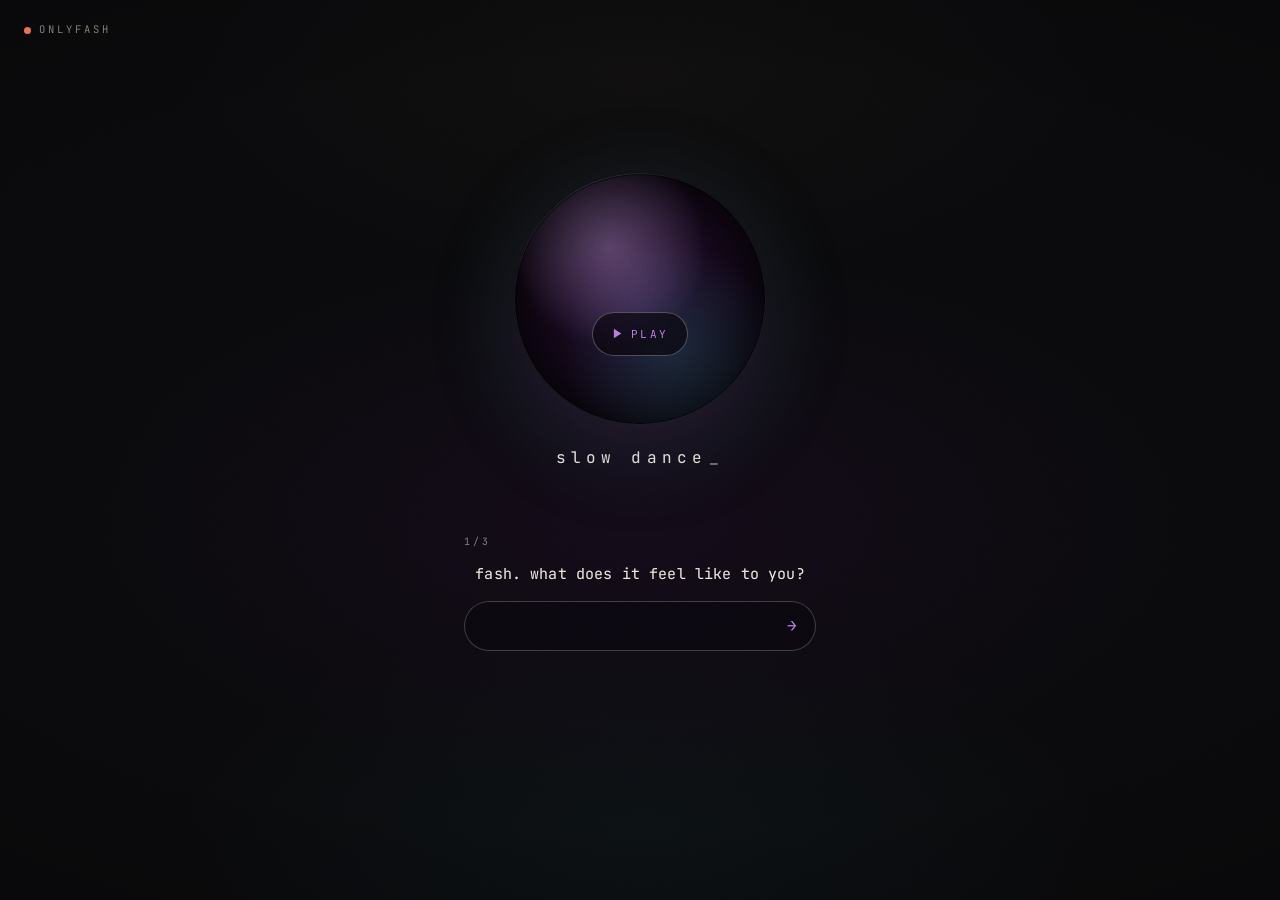
<file: index.html>
<!doctype html>
<html lang="en">
<head>
<meta charset="utf-8" />
<title>onlyfash</title>
<meta name="viewport" content="width=device-width, initial-scale=1, viewport-fit=cover" />
<meta name="color-scheme" content="dark" />
<meta name="theme-color" content="#0a0a0c" />
<meta name="description" content="SLOW DANCE — join the waitlist." />
<link rel="preconnect" href="https://fonts.googleapis.com" />
<link rel="preconnect" href="https://fonts.gstatic.com" crossorigin />
<link href="https://fonts.googleapis.com/css2?family=JetBrains+Mono:wght@300;400;500&display=swap" rel="stylesheet" />
<style>
  :root{
    --mono:"JetBrains Mono", ui-monospace, monospace;
    --ink:#ebe7dc;
    --paper:#0a0a0c;
    --dim:#7a7670;
    --faint:#3a3731;
    --hot:#e96a4a;
    --slow-a:#2a0e36;
    --slow-b:#070309;
    --slow-hi:#b078d8;
    --slow-teal:#1a4a52;
  }
  *{box-sizing:border-box}
  html,body{
    margin:0;min-height:100%;
    background:#000;color:var(--ink);
    font-family:var(--mono);
    -webkit-font-smoothing:antialiased;
    overscroll-behavior:none;
  }
  body{min-height:100vh;min-height:100dvh;overflow-x:hidden}

  .stage{
    position:relative;min-height:100vh;min-height:100dvh;
    background:var(--paper);
    display:flex;flex-direction:column;align-items:center;justify-content:flex-start;
    overflow-x:hidden;overflow-y:auto;
    padding:
      max(72px, calc(env(safe-area-inset-top, 0px) + 56px))
      max(24px, env(safe-area-inset-right, 0px))
      max(72px, calc(env(safe-area-inset-bottom, 0px) + 56px))
      max(24px, env(safe-area-inset-left, 0px));
  }
  .stage::before{
    content:"";position:absolute;inset:0;pointer-events:none;z-index:2;
    background:
      radial-gradient(140% 100% at 50% 50%, transparent 40%, rgba(0,0,0,.55) 100%),
      radial-gradient(60% 40% at 50% 8%, rgba(80,60,40,.08), transparent 60%),
      radial-gradient(70% 50% at 50% 58%, rgba(42,14,54,.28), transparent 62%),
      radial-gradient(60% 40% at 50% 92%, rgba(26,74,82,.10), transparent 60%);
  }
  .grain{
    position:absolute;inset:-10%;z-index:30;pointer-events:none;mix-blend-mode:overlay;opacity:.25;
    background-image:url("data:image/svg+xml;utf8,<svg xmlns='http://www.w3.org/2000/svg' width='220' height='220'><filter id='n'><feTurbulence type='fractalNoise' baseFrequency='0.9' numOctaves='2' stitchTiles='stitch'/><feColorMatrix values='0 0 0 0 0.9 0 0 0 0 0.9 0 0 0 0 0.9 0 0 0 0.7 0'/></filter><rect width='100%25' height='100%25' filter='url(%23n)'/></svg>");
    background-size:220px 220px;
    animation:grain 1690ms steps(6) infinite;
  }
  @keyframes grain{
    0%{transform:translate(0,0)}
    16%{transform:translate(-3%, 2%)}
    33%{transform:translate(2%, -3%)}
    50%{transform:translate(-2%, -2%)}
    66%{transform:translate(3%, 1%)}
    83%{transform:translate(-1%, 3%)}
    100%{transform:translate(0,0)}
  }

  .chrome{
    position:absolute;inset:0;z-index:20;pointer-events:none;
    font-size:10.5px;letter-spacing:.28em;text-transform:uppercase;color:var(--dim);
  }
  .chr-tl{position:absolute;top:22px;left:24px}
  .blink{
    display:inline-block;width:7px;height:7px;background:var(--hot);border-radius:50%;
    vertical-align:middle;margin-right:8px;animation:pulseDot 2.2s infinite;
  }
  @keyframes pulseDot{0%,100%{opacity:.35}50%{opacity:1}}

  .stack{
    position:relative;z-index:10;
    width:min(100%, 22rem);
    margin-top:auto;margin-bottom:auto;
    display:flex;flex-direction:column;align-items:center;
    gap:clamp(28px, 6vh, 52px);
    text-align:center;
  }

  .portal-wrap{position:relative;isolation:isolate}
  .halo{
    position:absolute;inset:-22%;border-radius:50%;pointer-events:none;
    background:radial-gradient(circle, rgba(176,120,216,.35), rgba(26,74,82,.12) 55%, transparent 70%);
    filter:blur(22px);opacity:.7;
    transition:opacity .6s ease;
  }
  .stage.is-playing .halo{opacity:1}
  .portal{
    position:relative;
    width:clamp(200px, 58vw, 300px);
    aspect-ratio:1;border-radius:50%;
    overflow:hidden;
    cursor:pointer;
  }
  .surface{
    position:absolute;inset:0;border-radius:50%;
    background:
      radial-gradient(circle at 38% 30%, rgba(176,120,216,.22), transparent 42%),
      radial-gradient(circle at 62% 70%, rgba(26,74,82,.45), transparent 46%),
      radial-gradient(circle at 50% 50%, var(--slow-a), var(--slow-b) 72%);
    animation:breath 5.6s ease-in-out infinite;
  }
  .lens{
    position:absolute;inset:0;border-radius:50%;pointer-events:none;
    background:radial-gradient(circle at 38% 30%, rgba(255,255,255,.18), transparent 40%);
    mix-blend-mode:screen;opacity:.7;
  }
  .edge{
    position:absolute;inset:0;border-radius:50%;pointer-events:none;
    border:1px solid rgba(255,255,255,.08);
    box-shadow:0 0 0 1px rgba(0,0,0,.6) inset, 0 0 60px rgba(0,0,0,.6);
  }
  @keyframes breath{
    0%,100%{transform:scale(1);filter:saturate(1)}
    50%{transform:scale(1.035);filter:saturate(1.15)}
  }
  .label{
    margin-top:22px;
    font-weight:400;
    white-space:nowrap;
  }
  .label .name{
    display:block;
    font-size:clamp(13px, 3.6vw, 16px);
    letter-spacing:.28em;
    text-transform:lowercase;
    color:var(--ink);
  }
  .label .name .caret{
    display:inline-block;margin-left:2px;opacity:.65;
    animation:caret 1s steps(1) infinite;
  }
  @keyframes caret{0%,49%{opacity:.65}50%,100%{opacity:0}}

  /* Soundtrack control, centered on the orb so the title and form stay put. */
  .listen{
    position:absolute;left:50%;top:64%;transform:translate(-50%,-50%);z-index:3;
    display:inline-flex;align-items:center;justify-content:center;gap:8px;
    min-height:44px;min-width:96px;padding:0 16px 0 14px;
    border-radius:980px;
    border:1px solid rgba(235,231,220,.28);
    background:rgba(7,3,9,.62);
    -webkit-backdrop-filter:blur(10px);backdrop-filter:blur(10px);
    color:var(--slow-hi);
    font:inherit;font-size:11px;font-weight:400;
    letter-spacing:.22em;text-transform:uppercase;
    cursor:pointer;
    -webkit-tap-highlight-color:transparent;
    touch-action:manipulation;
  }
  .listen:hover{color:var(--ink);border-color:rgba(176,120,216,.75)}
  .listen:focus{outline:none}
  .listen:focus-visible{
    color:var(--ink);
    border-color:rgba(176,120,216,.85);
    box-shadow:0 0 0 1px rgba(176,120,216,.35);
  }
  .listen[aria-pressed="true"]{
    color:var(--ink);
    border-color:rgba(176,120,216,.7);
  }
  .listen-mark{display:inline-flex;width:11px;height:11px;align-items:center;justify-content:center;flex:0 0 auto}
  .listen-mark svg{display:block}
  .listen-word{margin-right:-0.22em}
  .listen .icon-pause{display:none}
  .listen[aria-pressed="true"] .icon-play{display:none}
  .listen[aria-pressed="true"] .icon-pause{display:block}
  .track{
    position:absolute;width:1px;height:1px;padding:0;margin:-1px;
    overflow:hidden;clip:rect(0,0,0,0);white-space:nowrap;border:0;
  }

  .cta-block{width:100%}
  form{margin:0;width:100%;position:relative}
  .flow{
    min-height:13rem;
    transition:opacity .28s ease;
  }
  .flow.is-fading{opacity:0;pointer-events:none}
  .meta{
    display:flex;align-items:center;justify-content:space-between;
    min-height:44px;
  }
  .step{
    margin:0;
    font-size:10px;letter-spacing:.28em;
    color:var(--dim);
  }
  .ask{
    display:block;
    margin:0 0 16px;
    font-size:clamp(14px, 3.8vw, 15px);
    font-weight:400;
    letter-spacing:.01em;
    line-height:1.45;
    color:var(--ink);
    text-wrap:balance;
  }
  .field{
    position:relative;
    display:flex;align-items:center;
    border:1px solid rgba(235,231,220,.22);
    border-radius:980px;
    overflow:hidden;
    background:rgba(7,3,9,.35);
    transition:border-color .2s ease, box-shadow .2s ease, border-radius .2s ease;
  }
  .field.is-tall{
    border-radius:22px;
    align-items:flex-end;
  }
  .field:focus-within{
    border-color:rgba(176,120,216,.7);
    box-shadow:0 0 0 1px rgba(176,120,216,.25);
  }
  .sr, .hp{
    position:absolute;width:1px;height:1px;padding:0;margin:-1px;
    overflow:hidden;clip:rect(0,0,0,0);white-space:nowrap;border:0;
  }
  input.cta, textarea.cta{
    appearance:none;-webkit-appearance:none;
    flex:1;width:100%;min-width:0;
    margin:0;border:0;background:transparent;
    color:var(--ink);
    font:inherit;font-size:16px;font-weight:400;
    letter-spacing:.04em;
    line-height:1.2;
    padding:12px 8px 12px 20px;
    min-height:48px;
    caret-color:var(--slow-hi);
    outline:none;
    text-align:left;
  }
  input.cta::placeholder{color:var(--dim);opacity:1;letter-spacing:.08em}
  textarea.cta{
    resize:none;
    overflow:hidden;
    min-height:48px;
    max-height:160px;
    padding-top:14px;
    padding-bottom:14px;
    line-height:1.45;
    white-space:pre-wrap;
    overflow-wrap:break-word;
  }
  button.go{
    display:inline-flex;align-items:center;justify-content:center;
    appearance:none;-webkit-appearance:none;
    flex:0 0 auto;
    margin:4px 4px 4px 0;
    border:0;border-radius:980px;
    background:transparent;
    color:var(--ink);
    font:inherit;font-size:11px;font-weight:400;
    letter-spacing:.22em;text-transform:uppercase;
    min-height:40px;padding:0 16px;
    cursor:pointer;
    color:var(--slow-hi);
  }
  button.go:hover{color:var(--ink)}
  button.go:disabled{opacity:.4;cursor:default}
  button.go[data-kind="next"]{
    letter-spacing:0;
    font-size:16px;
    line-height:1;
    padding:0 14px;
  }
  .back{
    appearance:none;-webkit-appearance:none;
    display:inline-flex;align-items:center;justify-content:center;
    margin:0 0 0 auto;padding:0 4px 0 12px;
    min-height:44px;
    border:0;background:transparent;
    color:var(--dim);
    font:inherit;font-size:10px;font-weight:400;
    letter-spacing:.18em;text-transform:lowercase;
    cursor:pointer;
    visibility:hidden;
    -webkit-tap-highlight-color:transparent;
  }
  .back.is-on{visibility:visible}
  .back:hover{color:var(--ink)}
  .back:focus{outline:none}
  .back:focus-visible{
    color:var(--ink);
    border-radius:980px;
    box-shadow:0 0 0 1px rgba(176,120,216,.35);
  }
  .consent{
    margin:14px 0 0;
    font-size:10px;letter-spacing:.08em;line-height:1.5;
    color:var(--dim);
  }
  .err{
    margin:12px 0 0;
    font-size:11px;letter-spacing:.06em;line-height:1.5;
    color:var(--hot);
  }
  .err[hidden], .done[hidden], form[hidden], .ask[hidden], .consent[hidden], .step[hidden]{display:none !important}
  .done{
    margin:0;
    font-size:clamp(16px, 4vw, 20px);
    letter-spacing:.18em;
    text-transform:lowercase;
    color:var(--ink);
    min-height:48px;
    display:flex;align-items:center;justify-content:center;
  }
  .fallback{
    color:inherit;
    text-decoration:underline;
    text-underline-offset:3px;
  }

  @media (max-width:360px){
    .stage{
      padding-left:max(16px, env(safe-area-inset-left, 0px));
      padding-right:max(16px, env(safe-area-inset-right, 0px));
    }
    input.cta, textarea.cta{padding-left:14px;letter-spacing:.02em}
    button.go{padding:0 12px}
    .consent{letter-spacing:.02em}
  }

  @media (min-width:768px){
    .portal{width:clamp(220px, 28vmin, 320px)}
    input.cta, textarea.cta{font-size:13px;letter-spacing:.08em}
    .label .name{letter-spacing:.32em}
  }

  @media (prefers-reduced-motion:reduce){
    .grain, .surface, .blink, .caret, .halo, .flow, .field{animation:none;transition:none}
  }
</style>
</head>
<body>
  <div class="stage">
    <div class="grain" aria-hidden="true"></div>
    <div class="chrome">
      <div class="chr-tl"><span class="blink" aria-hidden="true"></span>onlyfash</div>
    </div>

    <div class="stack">
      <div class="portal-wrap">
        <div class="halo" aria-hidden="true"></div>
        <div class="portal" id="portal">
          <div class="surface"></div>
          <div class="lens"></div>
          <div class="edge"></div>
          <button class="listen" id="listen" type="button" aria-pressed="false" aria-label="Play Slow Dance">
            <span class="listen-mark" aria-hidden="true">
              <svg class="icon-play" viewBox="0 0 10 12" width="9" height="11" focusable="false"><path d="M1 .6 9.2 6 1 11.4Z" fill="currentColor"/></svg>
              <svg class="icon-pause" viewBox="0 0 10 12" width="9" height="11" focusable="false"><path d="M.8.8h2.6v10.4H.8zM6.6.8h2.6v10.4H6.6z" fill="currentColor"/></svg>
            </span>
            <span class="listen-word">play</span>
          </button>
        </div>
        <div class="label">
          <span class="name">slow dance<span class="caret" aria-hidden="true">_</span></span>
        </div>
      </div>

      <div class="cta-block">
        <form id="waitform" novalidate>
          <div class="flow" id="flow">
            <div class="meta">
              <p class="step" id="stepmark" aria-label="Question 1 of 3">1/3</p>
              <button class="back" id="back" type="button">back</button>
            </div>
            <label class="ask" id="ask" for="answer">fash. what does it feel like to you?</label>
            <label class="sr" for="email">Email for the waitlist</label>
            <div class="field" id="field">
              <textarea class="cta" id="answer" name="answer" rows="1" maxlength="600" enterkeyhint="next" autocomplete="off" autocapitalize="off" autocorrect="off" spellcheck="false" required></textarea>
              <input class="cta" id="email" name="email" type="email" inputmode="email" autocomplete="email" enterkeyhint="go" autocapitalize="none" spellcheck="false" placeholder="Join the waitlist" hidden />
              <input class="hp" id="hp" name="company" type="text" tabindex="-1" autocomplete="off" aria-hidden="true" />
              <button class="go" id="go" type="submit" data-kind="next" aria-label="Continue">→</button>
            </div>
            <p class="consent" id="consent" hidden>Only updates from FASH. Unsubscribe anytime.</p>
            <p class="err" id="err" role="alert" hidden></p>
          </div>
        </form>
        <p class="sr" id="live" aria-live="polite"></p>
        <p class="done" id="done" hidden>See you soon.</p>
      </div>
    </div>
  </div>

  <audio class="track" id="track" src="audio/slow-dance-master.mp3" preload="auto" loop playsinline webkit-playsinline></audio>

  <!--
    Three questions, then the email. The page posts JSON to same-origin
    /api/waitlist (api/waitlist.js), which forwards the email server-side
    to https://iwannafash.com/api/waitlist and then stores the answers.
  -->
  <script>
    (function () {
      var audio = document.getElementById('track');
      var listen = document.getElementById('listen');
      var portal = document.getElementById('portal');
      var stage = document.querySelector('.stage');
      var word = listen ? listen.querySelector('.listen-word') : null;
      if (!audio || !listen || !word) return;

      var held = false;
      var fadeId = 0;
      var epoch = 0;

      function paint(playing) {
        listen.setAttribute('aria-pressed', playing ? 'true' : 'false');
        listen.setAttribute('aria-label', playing ? 'Pause Slow Dance' : 'Play Slow Dance');
        word.textContent = playing ? 'pause' : 'play';
        if (stage) stage.classList.toggle('is-playing', !!playing);
      }

      function fade(from, to, ms, onDone) {
        var id = ++fadeId;
        var t0 = performance.now();
        function frame(now) {
          if (id !== fadeId) return;
          var p = ms <= 0 ? 1 : Math.min(1, (now - t0) / ms);
          var e = 1 - Math.pow(1 - p, 2);
          audio.volume = from + (to - from) * e;
          if (p < 1) requestAnimationFrame(frame);
          else if (onDone) onDone();
        }
        requestAnimationFrame(frame);
      }

      function start() {
        epoch += 1;
        held = false;
        audio.muted = false;
        ++fadeId;
        if (audio.paused) audio.volume = 0;
        var playPromise = audio.play();
        paint(true);
        function rise() {
          if (held || audio.paused) return;
          fade(audio.volume, 1, 900);
        }
        if (playPromise && playPromise.then) {
          playPromise.then(rise).catch(function () { paint(false); });
        } else {
          rise();
        }
        return playPromise;
      }

      function stop() {
        held = true;
        fade(audio.volume, 0, 280, function () {
          if (!held) return;
          try { audio.pause(); } catch (e) {}
          paint(false);
        });
      }

      function toggle() {
        if (audio.paused) start();
        else stop();
      }

      function primeMuted() {
        var token = epoch;
        audio.muted = true;
        var q = audio.play();
        function reset() {
          if (token !== epoch) return;
          try { audio.pause(); } catch (e) {}
          try { audio.currentTime = 0; } catch (e) {}
          audio.muted = false;
          audio.volume = 0;
          paint(false);
        }
        if (q && q.then) q.then(reset).catch(function () { audio.muted = false; audio.volume = 0; paint(false); });
        else reset();
      }

      listen.addEventListener('click', function (e) {
        e.stopPropagation();
        toggle();
      });
      if (portal) {
        portal.addEventListener('click', function (e) {
          if (e.target && e.target.closest && e.target.closest('#listen')) return;
          toggle();
        });
      }

      // Soundtrack: the first tap anywhere else starts the master. An explicit
      // pause stays paused. The play control is excluded so its own click can toggle.
      function arm(e) {
        if (e.button && e.button !== 0) return;
        var target = e.target;
        // The orb and its play control toggle on click. Starting on pointerdown
        // there would begin playback and the click would immediately pause it.
        if (target && target.closest && target.closest('#portal')) return;
        if (held || !audio.paused) return;
        start();
      }
      document.addEventListener('pointerdown', arm, { passive: true });

      audio.addEventListener('pause', function () { paint(false); });

      try {
        audio.volume = 0;
        var auto = audio.play();
        if (auto && auto.then) {
          auto.then(function () { paint(true); fade(0, 1, 1200); }).catch(primeMuted);
        }
      } catch (e) {}
    })();
  </script>
  <script>
    (function () {
      var WAITLIST_URL = '/api/waitlist';
      var QUESTIONS = [
        'fash. what does it feel like to you?',
        'what are you chasing that nobody knows about?',
        'who do you become when the lights go low?'
      ];
      var FADE_MS = 280;
      var MAX_ANSWER = 600;
      var DUPLICATE_RE = /duplicate|already|subscribed|on[-_ ]list|exists/i;

      var form = document.getElementById('waitform');
      var flow = document.getElementById('flow');
      var answer = document.getElementById('answer');
      var email = document.getElementById('email');
      var field = document.getElementById('field');
      var ask = document.getElementById('ask');
      var stepmark = document.getElementById('stepmark');
      var back = document.getElementById('back');
      var hp = document.getElementById('hp');
      var go = document.getElementById('go');
      var err = document.getElementById('err');
      var done = document.getElementById('done');
      var consent = document.getElementById('consent');
      var live = document.getElementById('live');
      if (!form || !flow || !answer || !email || !go || !done) return;

      var answers = ['', '', ''];
      var step = 0;
      var busy = false;
      var lock = false;
      var reduce = false;
      try {
        reduce = window.matchMedia && window.matchMedia('(prefers-reduced-motion: reduce)').matches;
      } catch (e) {}
      var EMAIL_RE = /^[a-z0-9._%+\-]+@[a-z0-9.-]+\.[a-z]{2,}$/i;

      function activeField() {
        return step >= QUESTIONS.length ? email : answer;
      }
      function showError(msg, html) {
        if (!err) return;
        err.hidden = false;
        if (html) err.innerHTML = html;
        else err.textContent = msg;
        activeField().setAttribute('aria-invalid', 'true');
      }
      function hideError() {
        if (!err) return;
        err.hidden = true;
        err.textContent = '';
        answer.removeAttribute('aria-invalid');
        email.removeAttribute('aria-invalid');
      }
      function grow() {
        if (answer.hidden) return;
        answer.style.height = 'auto';
        var full = answer.scrollHeight;
        var next = Math.min(full, 160);
        answer.style.height = next + 'px';
        answer.style.overflow = full > 160 ? 'auto' : 'hidden';
        if (field) field.classList.toggle('is-tall', full > 72);
      }
      function render(opts) {
        var emailStep = step >= QUESTIONS.length;
        if (stepmark) {
          if (!emailStep) {
            stepmark.hidden = false;
            stepmark.textContent = (step + 1) + '/3';
            stepmark.setAttribute('aria-label', 'Question ' + (step + 1) + ' of 3');
          } else {
            stepmark.hidden = true;
          }
        }
        if (ask) {
          ask.hidden = emailStep;
          if (!emailStep) ask.textContent = QUESTIONS[step];
        }
        answer.hidden = emailStep;
        email.hidden = !emailStep;
        if (consent) consent.hidden = !emailStep;
        if (back) {
          var showBack = step > 0;
          back.classList.toggle('is-on', showBack);
          back.disabled = !showBack;
          back.tabIndex = showBack ? 0 : -1;
          back.setAttribute('aria-hidden', showBack ? 'false' : 'true');
        }
        if (!emailStep) {
          answer.value = answers[step] || '';
          answer.maxLength = MAX_ANSWER;
          go.setAttribute('data-kind', 'next');
          go.textContent = '\u2192';
          go.setAttribute('aria-label', 'Continue');
          grow();
          window.requestAnimationFrame(grow);
        } else {
          if (field) field.classList.remove('is-tall');
          go.setAttribute('data-kind', 'join');
          go.textContent = 'join';
          go.setAttribute('aria-label', 'Join the waitlist');
        }
        if (opts && opts.focus) {
          if (live) {
            live.textContent = emailStep
              ? 'Email for the waitlist'
              : 'Question ' + (step + 1) + ' of 3. ' + QUESTIONS[step];
          }
          try { activeField().focus(); } catch (e) {}
        }
      }
      function goTo(next) {
        if (lock) return;
        function apply() {
          step = next;
          render({ focus: true });
        }
        if (reduce) {
          apply();
          return;
        }
        lock = true;
        flow.classList.add('is-fading');
        window.setTimeout(function () {
          apply();
          void flow.offsetWidth;
          flow.classList.remove('is-fading');
          window.setTimeout(function () { lock = false; }, FADE_MS);
        }, FADE_MS);
      }
      function continueAnswer() {
        if (busy || lock || step >= QUESTIONS.length) return;
        var value = (answer.value || '').trim();
        if (!value) {
          showError('this one needs an answer.');
          try { answer.focus(); } catch (e) {}
          return;
        }
        if (value.length > MAX_ANSWER) value = value.slice(0, MAX_ANSWER);
        answers[step] = value;
        hideError();
        goTo(step + 1);
      }
      function unlock() {
        busy = false;
        answer.disabled = false;
        email.disabled = false;
        go.disabled = false;
        if (back) back.disabled = step === 0;
        form.removeAttribute('aria-busy');
      }
      function finish() {
        form.hidden = true;
        if (err) err.hidden = true;
        if (live) live.textContent = '';
        done.hidden = false;
        try { done.focus(); } catch (e) {}
      }
      function accepted(res, data) {
        if (res.ok && data && data.ok) return true;
        if (res.status === 409) return true;
        var blob = '';
        if (data) {
          ['status', 'error', 'message', 'code', 'reason'].forEach(function (key) {
            if (typeof data[key] === 'string') blob += ' ' + data[key];
          });
          if (data.duplicate === true || data.already === true || data.exists === true) return true;
        }
        return DUPLICATE_RE.test(blob);
      }

      answer.addEventListener('input', function () {
        if (answer.value.length > MAX_ANSWER) answer.value = answer.value.slice(0, MAX_ANSWER);
        grow();
      });
      answer.addEventListener('keydown', function (e) {
        if (e.key !== 'Enter' || e.shiftKey || e.isComposing) return;
        e.preventDefault();
        if (typeof form.requestSubmit === 'function') form.requestSubmit();
        else continueAnswer();
      });
      if (back) {
        back.addEventListener('click', function () {
          if (busy || lock || step === 0) return;
          if (step < QUESTIONS.length) answers[step] = answer.value;
          hideError();
          goTo(step - 1);
        });
      }

      form.addEventListener('submit', function (e) {
        e.preventDefault();
        if (busy || lock) return;
        if (step < QUESTIONS.length) {
          continueAnswer();
          return;
        }
        var value = (email.value || '').trim();
        if (!value || value.length > 254 || !EMAIL_RE.test(value)) {
          showError("That email doesn't look right.");
          try { email.focus(); } catch (err2) {}
          return;
        }
        busy = true;
        hideError();
        answer.disabled = true;
        email.disabled = true;
        go.disabled = true;
        if (back) back.disabled = true;
        form.setAttribute('aria-busy', 'true');

        var body = {
          email: value,
          company: hp ? hp.value : '',
          answers: QUESTIONS.map(function (q, i) { return { q: q, a: answers[i] }; }),
          referrer: document.referrer || ''
        };

        fetch(WAITLIST_URL, {
          method: 'POST',
          headers: { 'content-type': 'application/json' },
          body: JSON.stringify(body)
        }).then(function (res) {
          return res.json().catch(function () { return {}; }).then(function (data) {
            return { res: res, data: data };
          });
        }).then(function (out) {
          if (accepted(out.res, out.data)) {
            finish();
            return;
          }
          if (out.res.status === 429) showError('Please try again in a moment.');
          else if (out.res.status === 403) {
            showError('', 'The waitlist is open at <a class="fallback" href="https://iwannafash.com/">iwannafash.com</a>.');
          } else {
            showError('Something went wrong. Please try again.');
          }
          unlock();
        }).catch(function () {
          showError('', 'The waitlist is open at <a class="fallback" href="https://iwannafash.com/">iwannafash.com</a>.');
          unlock();
        });
      });

      render();
    })();
  </script>
</body>
</html>
</file>
